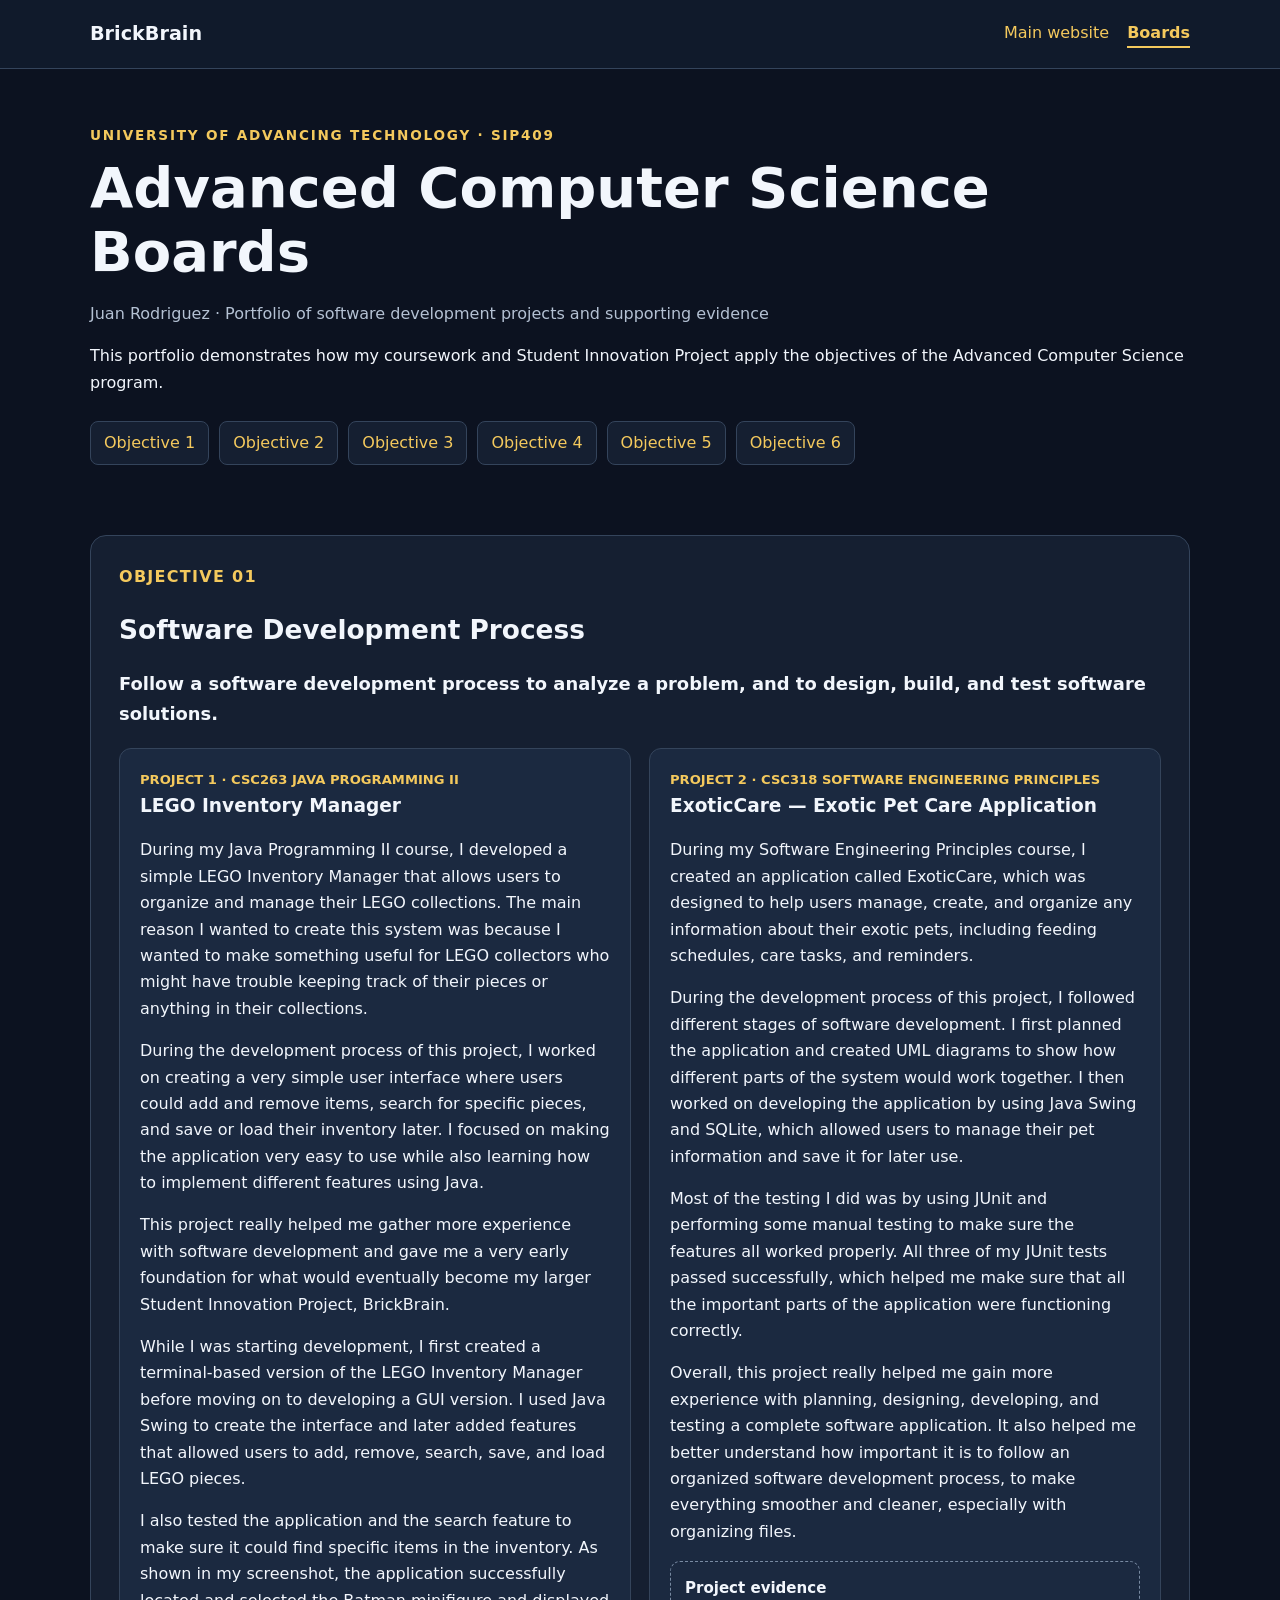
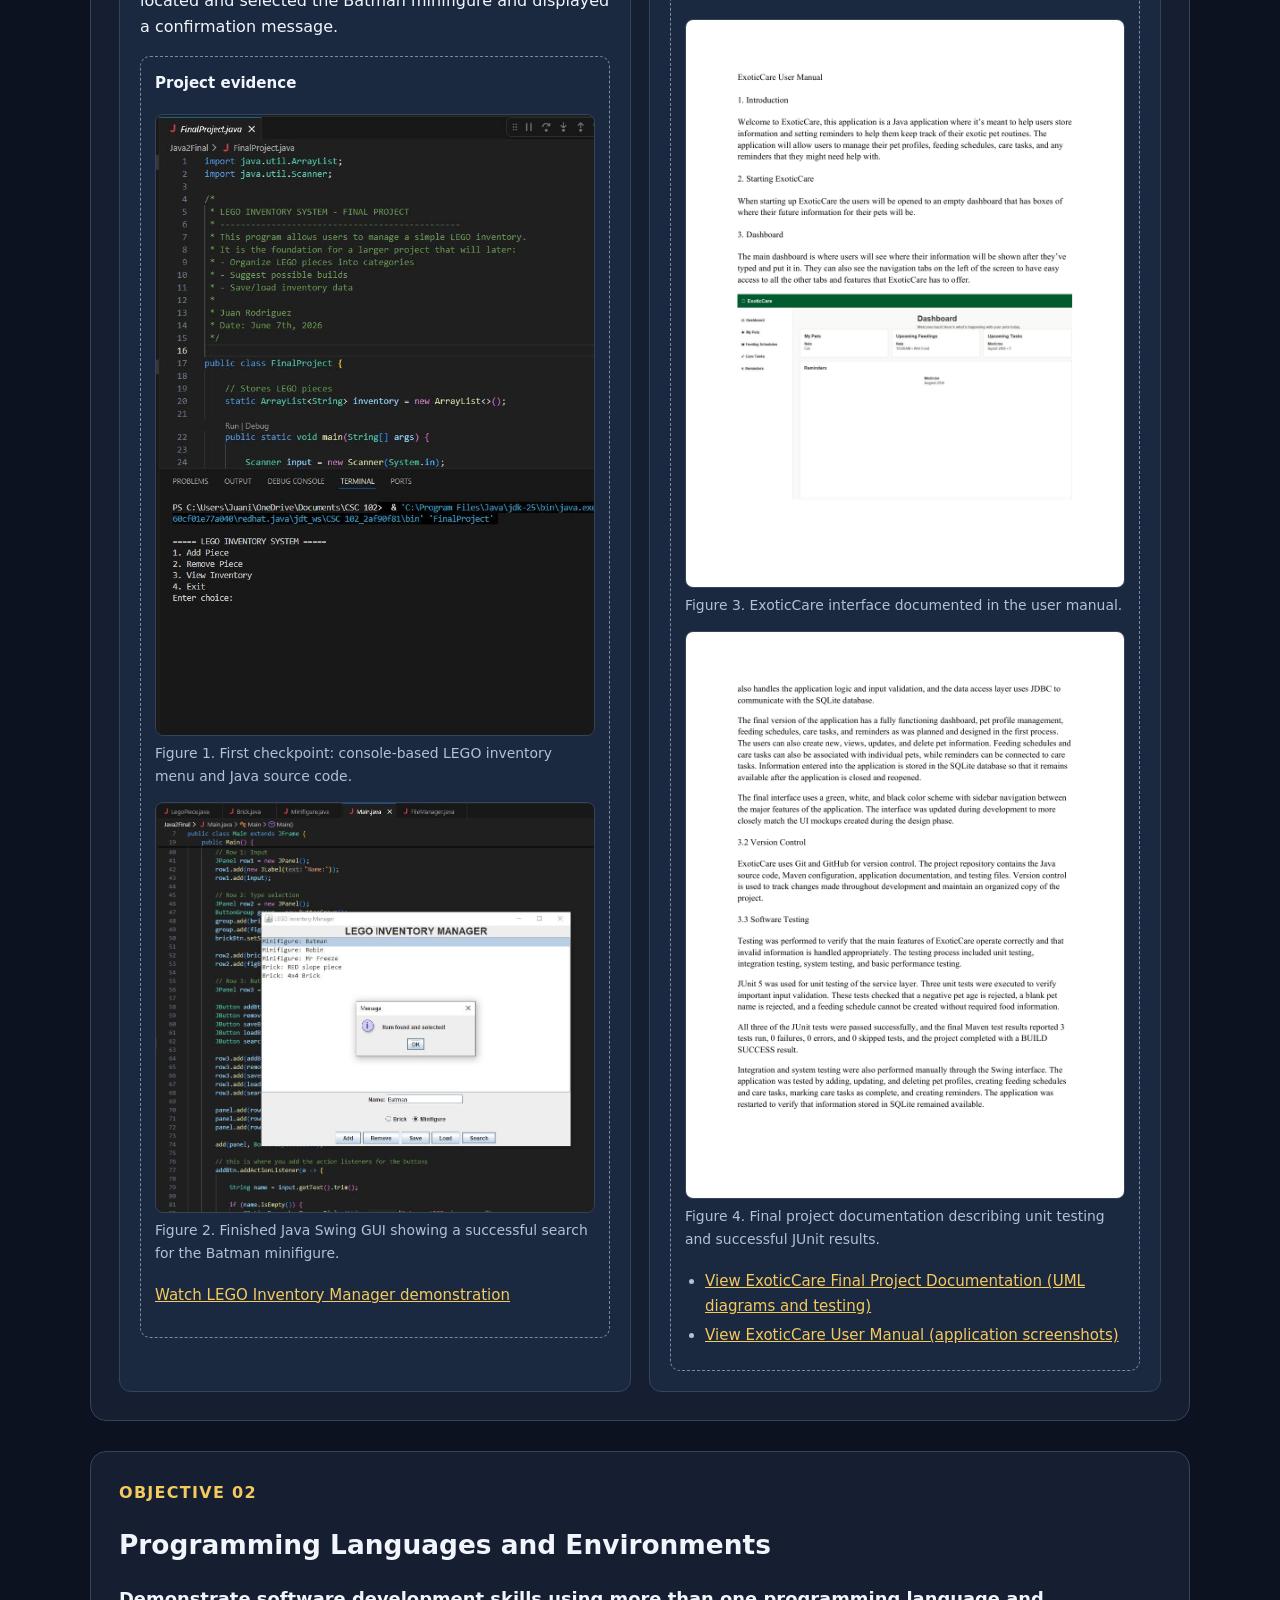
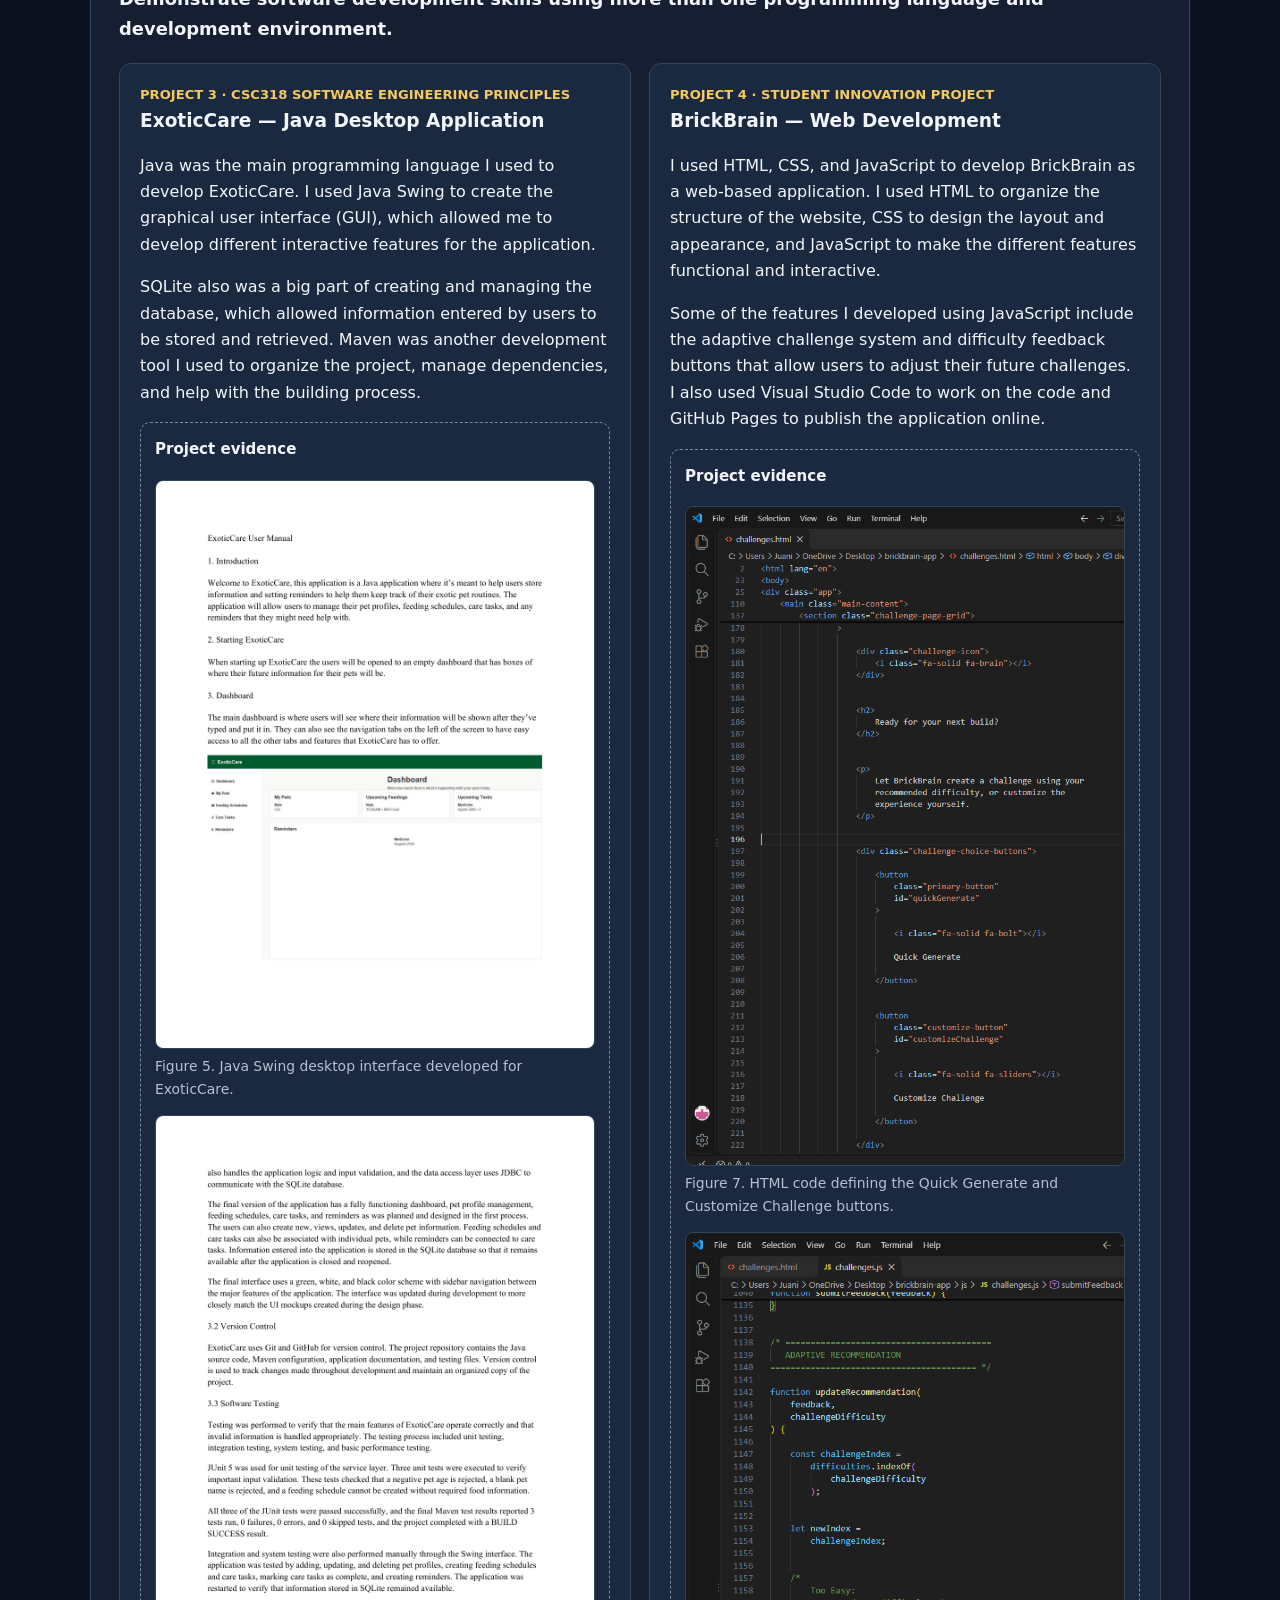
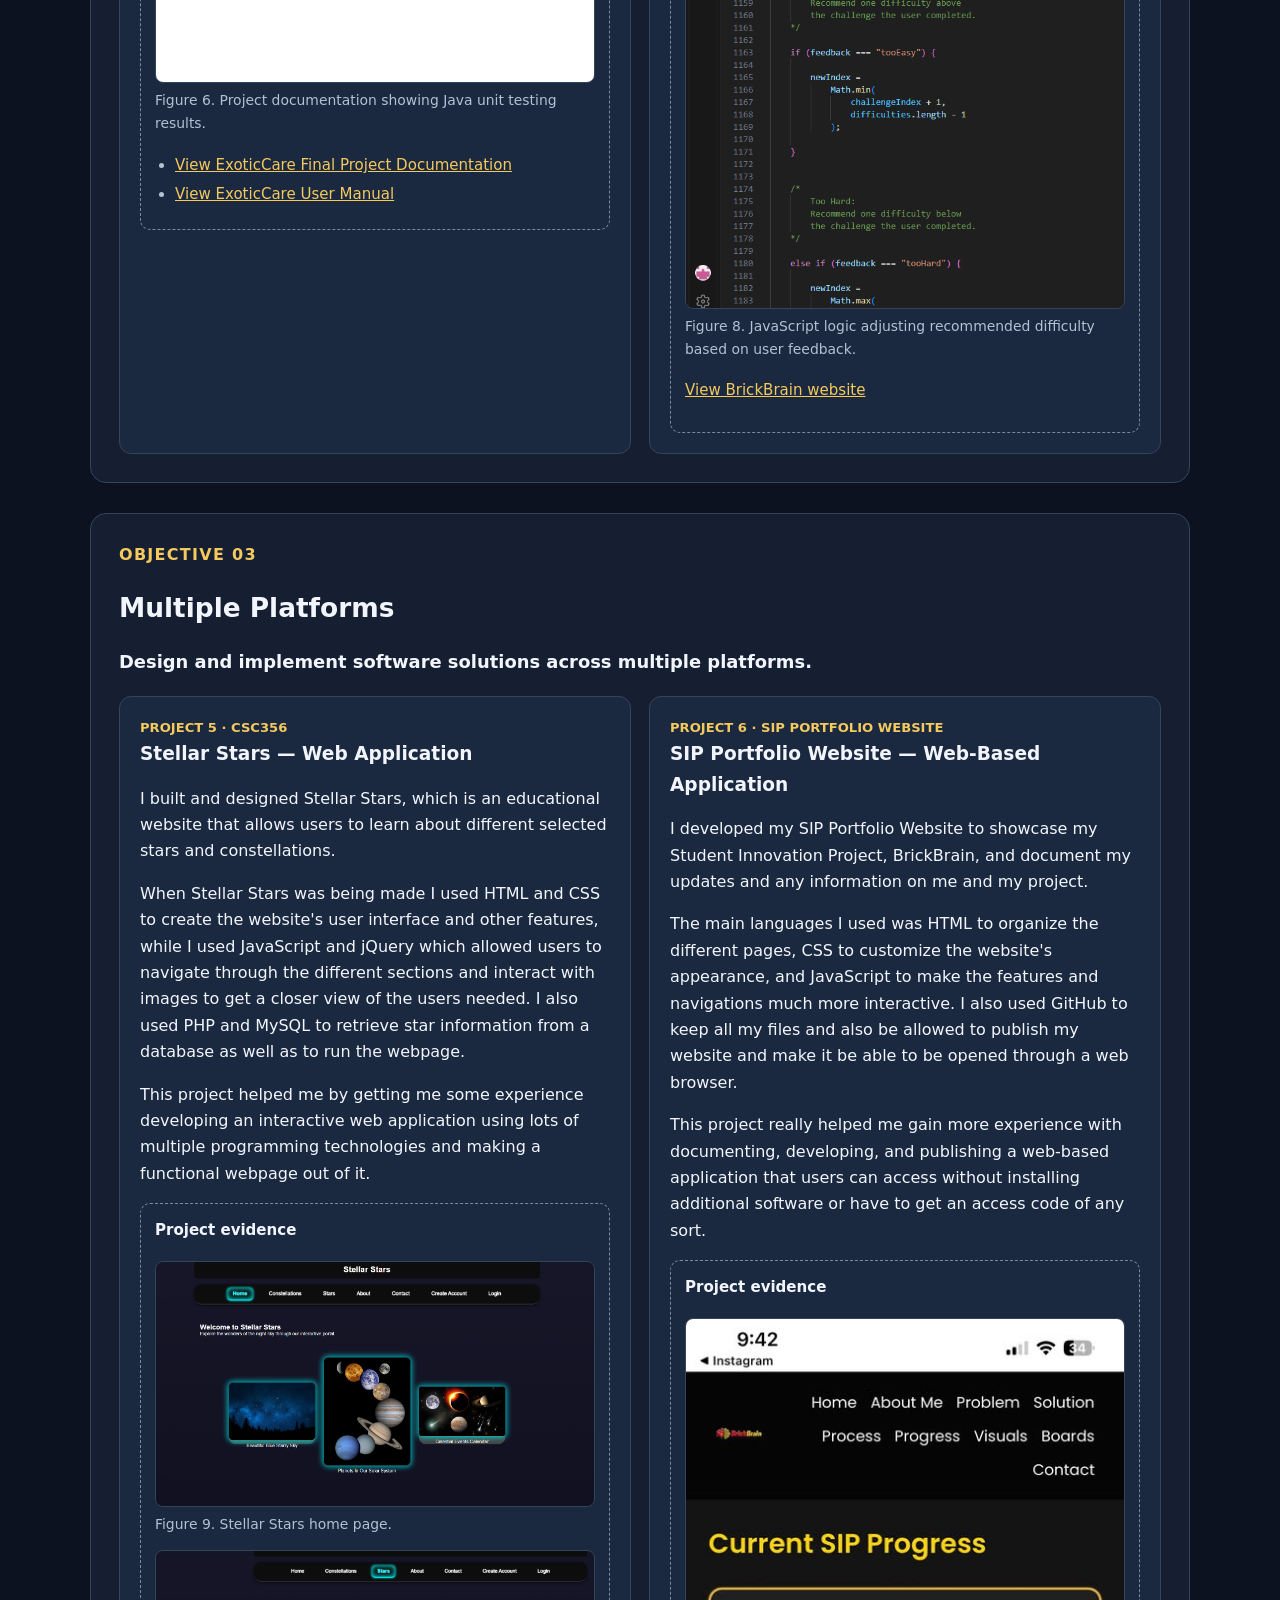
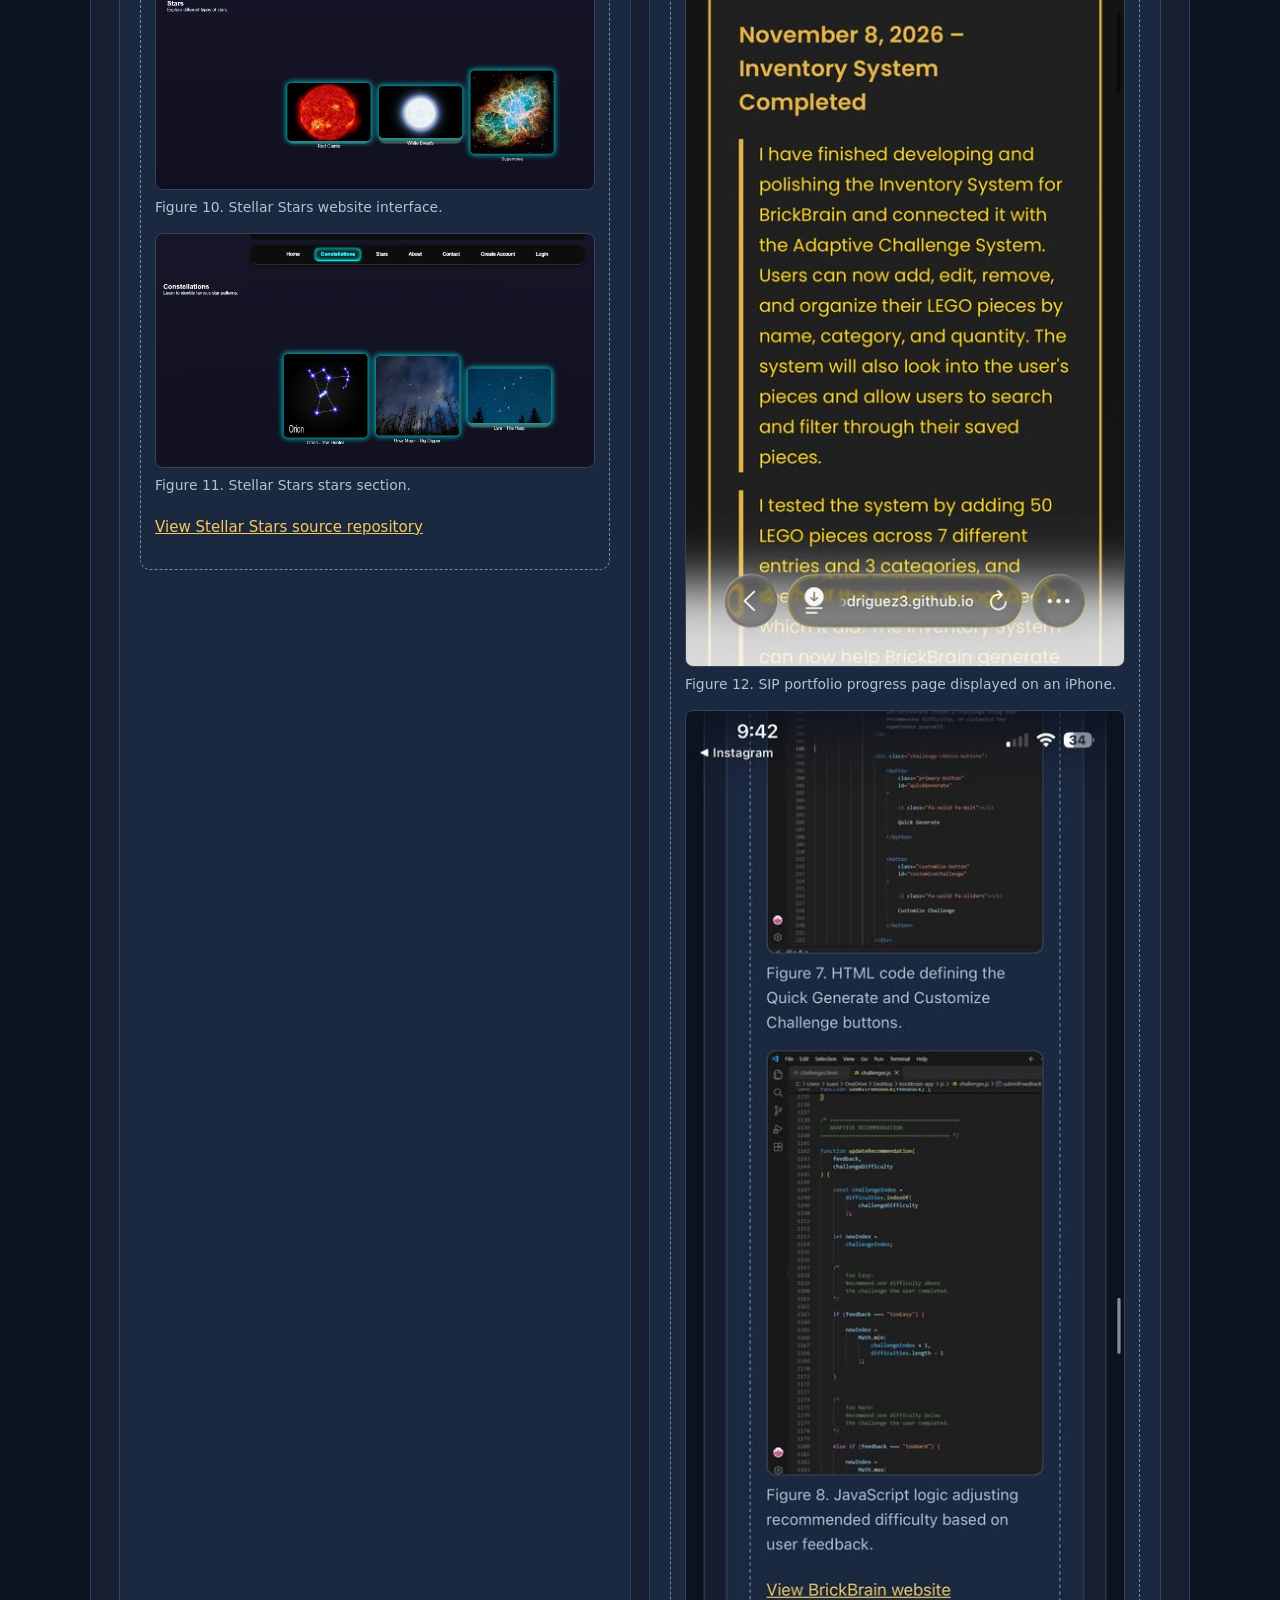
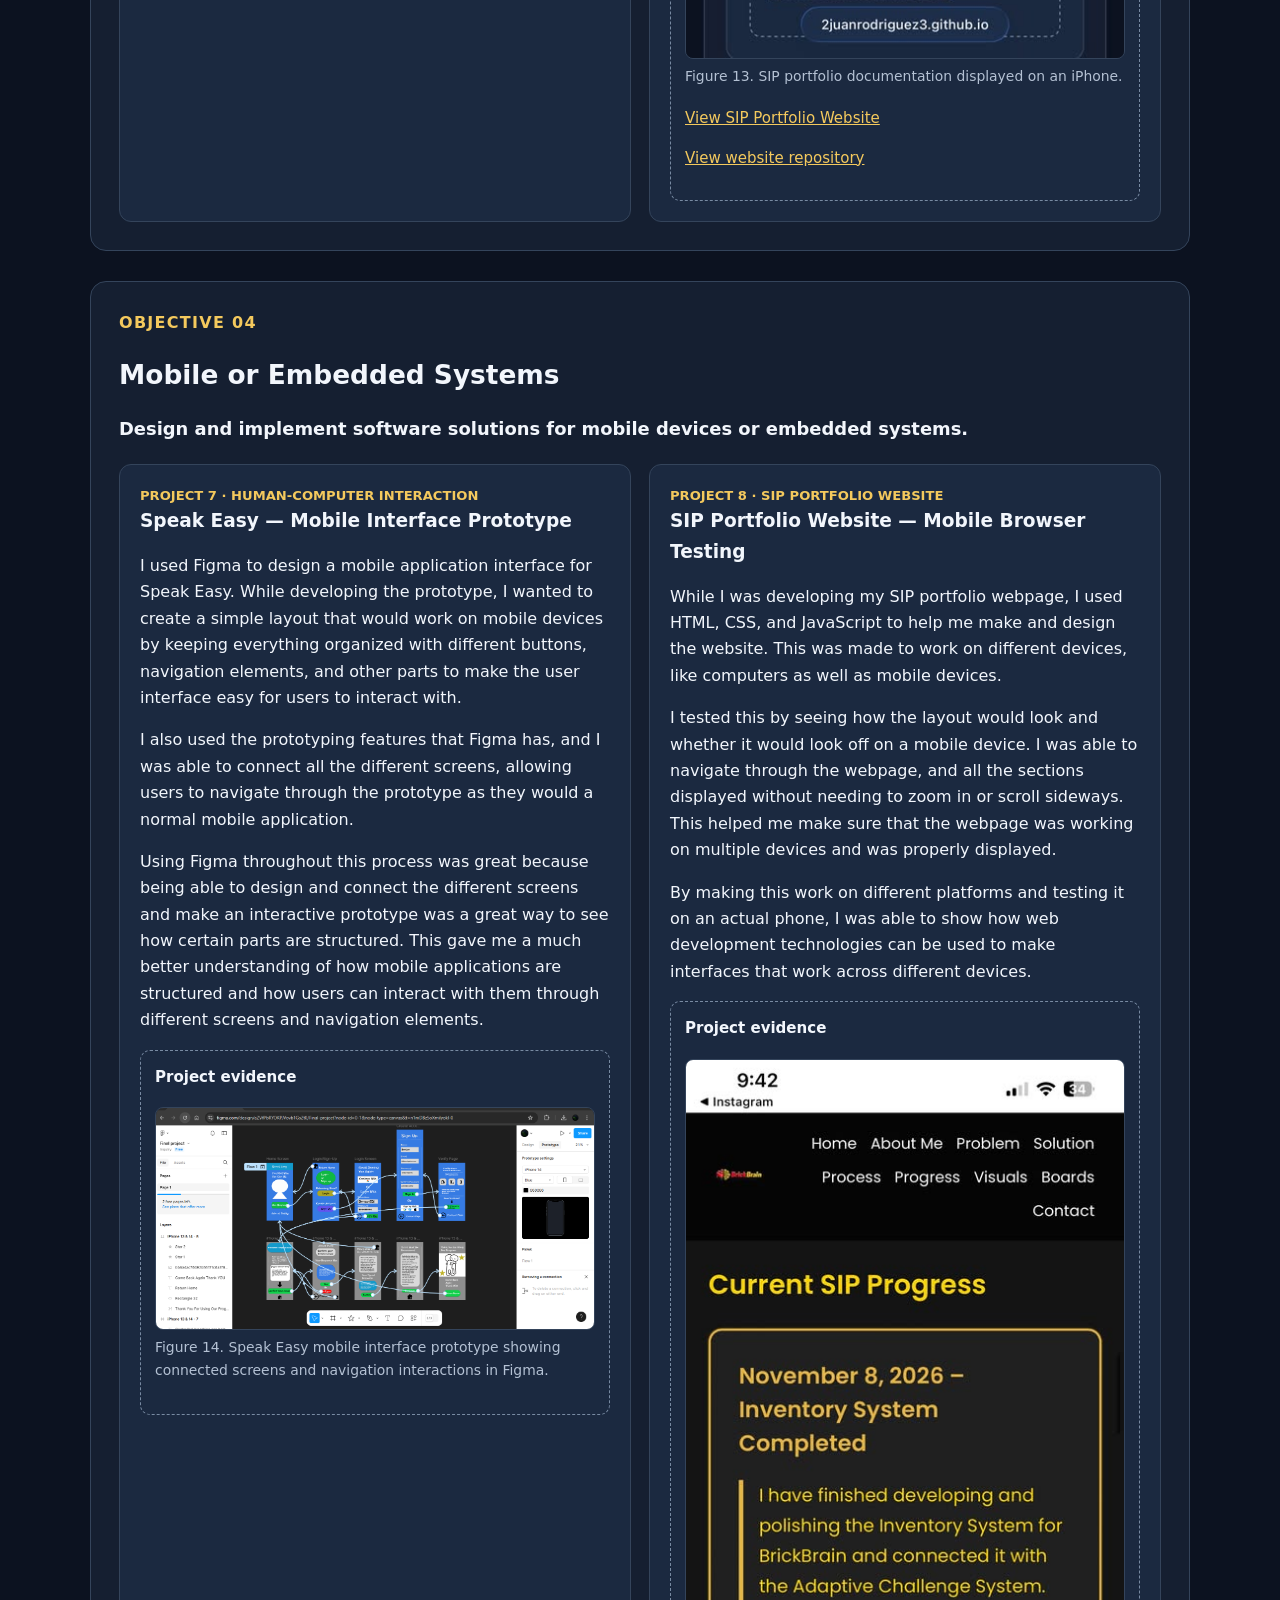
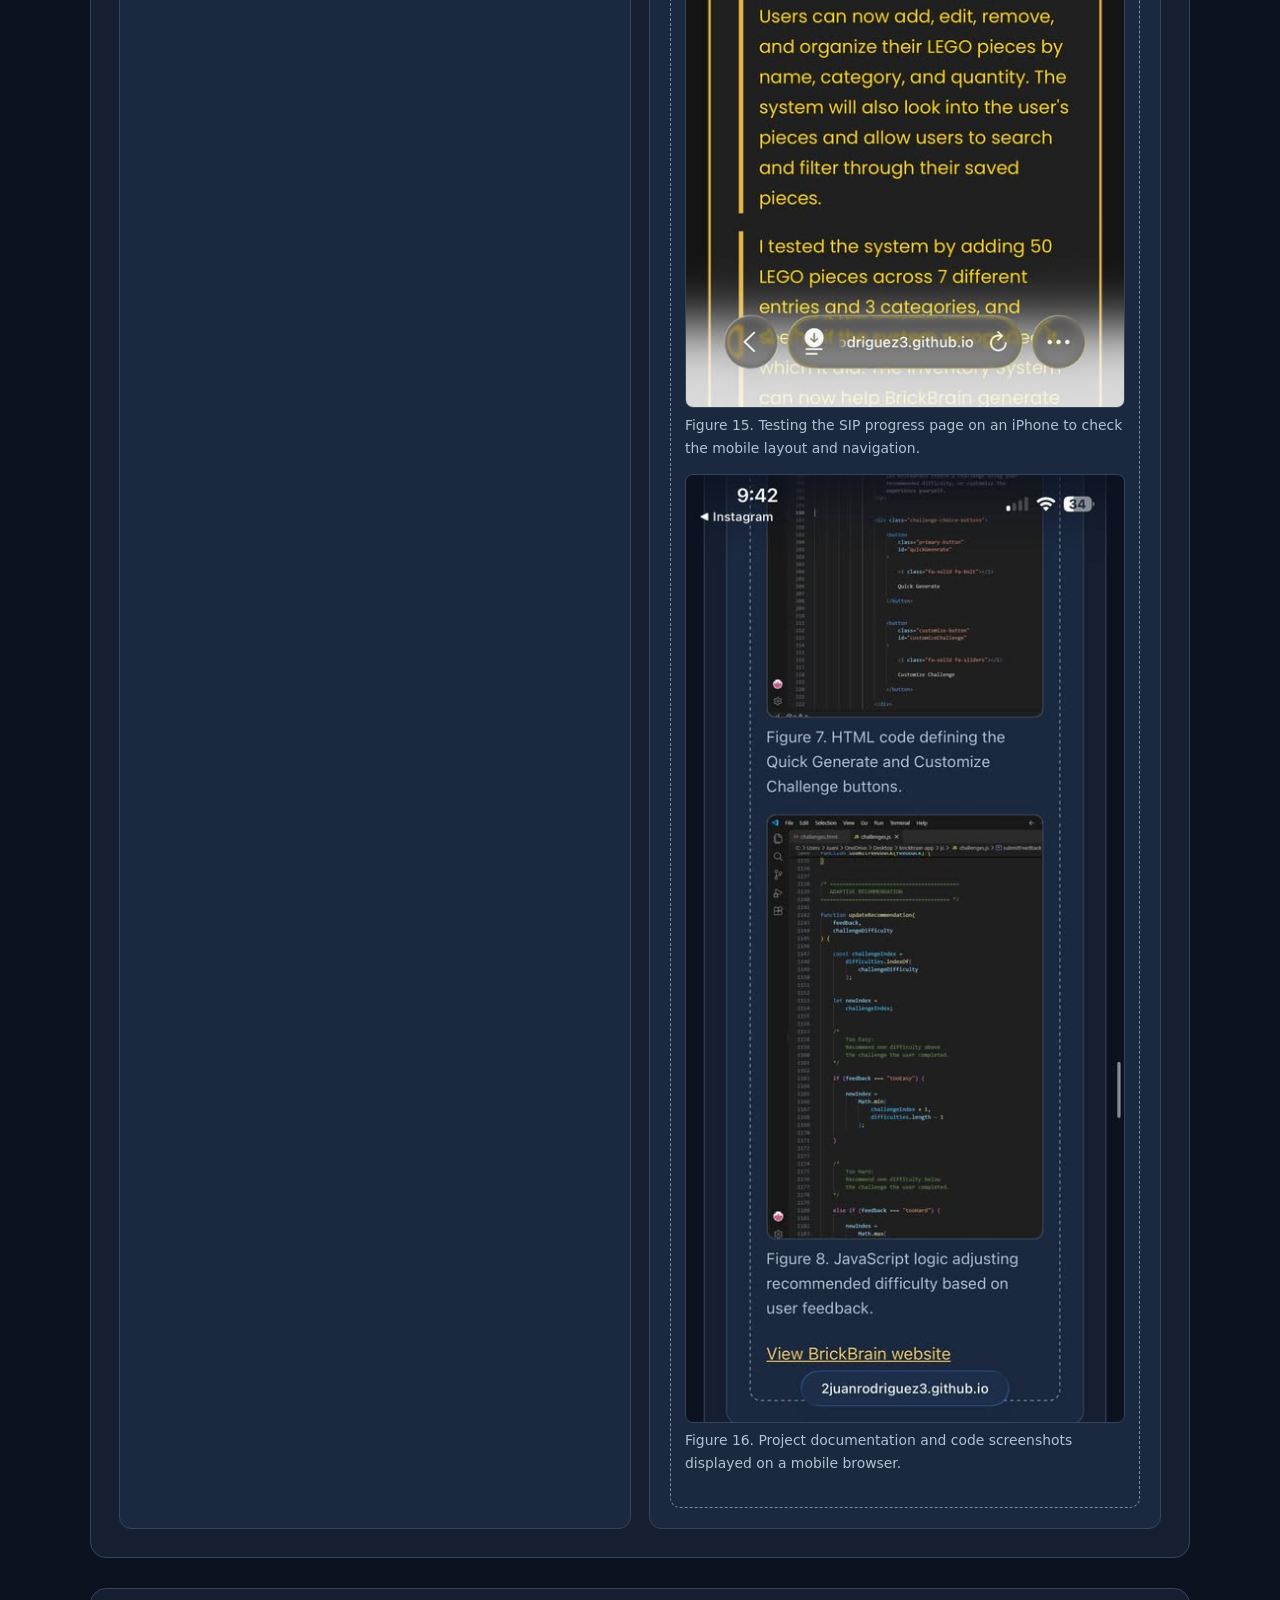
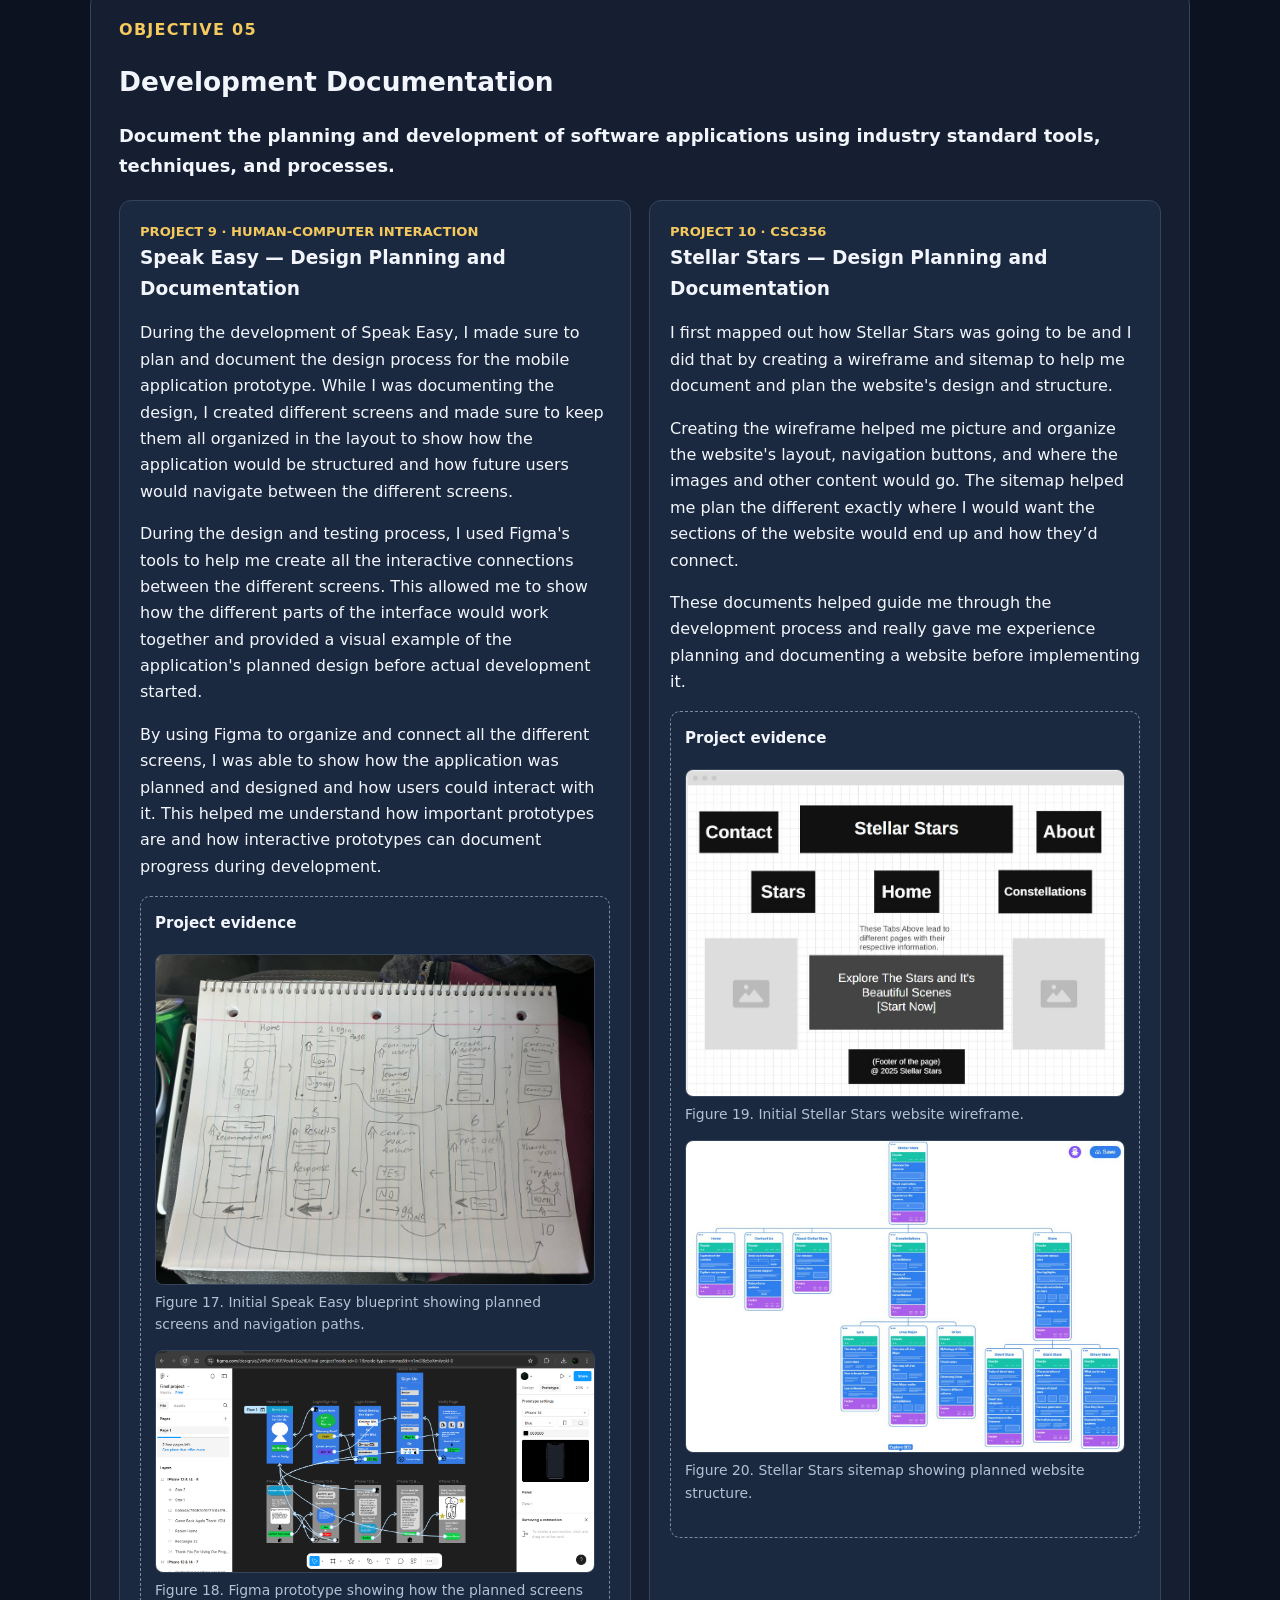
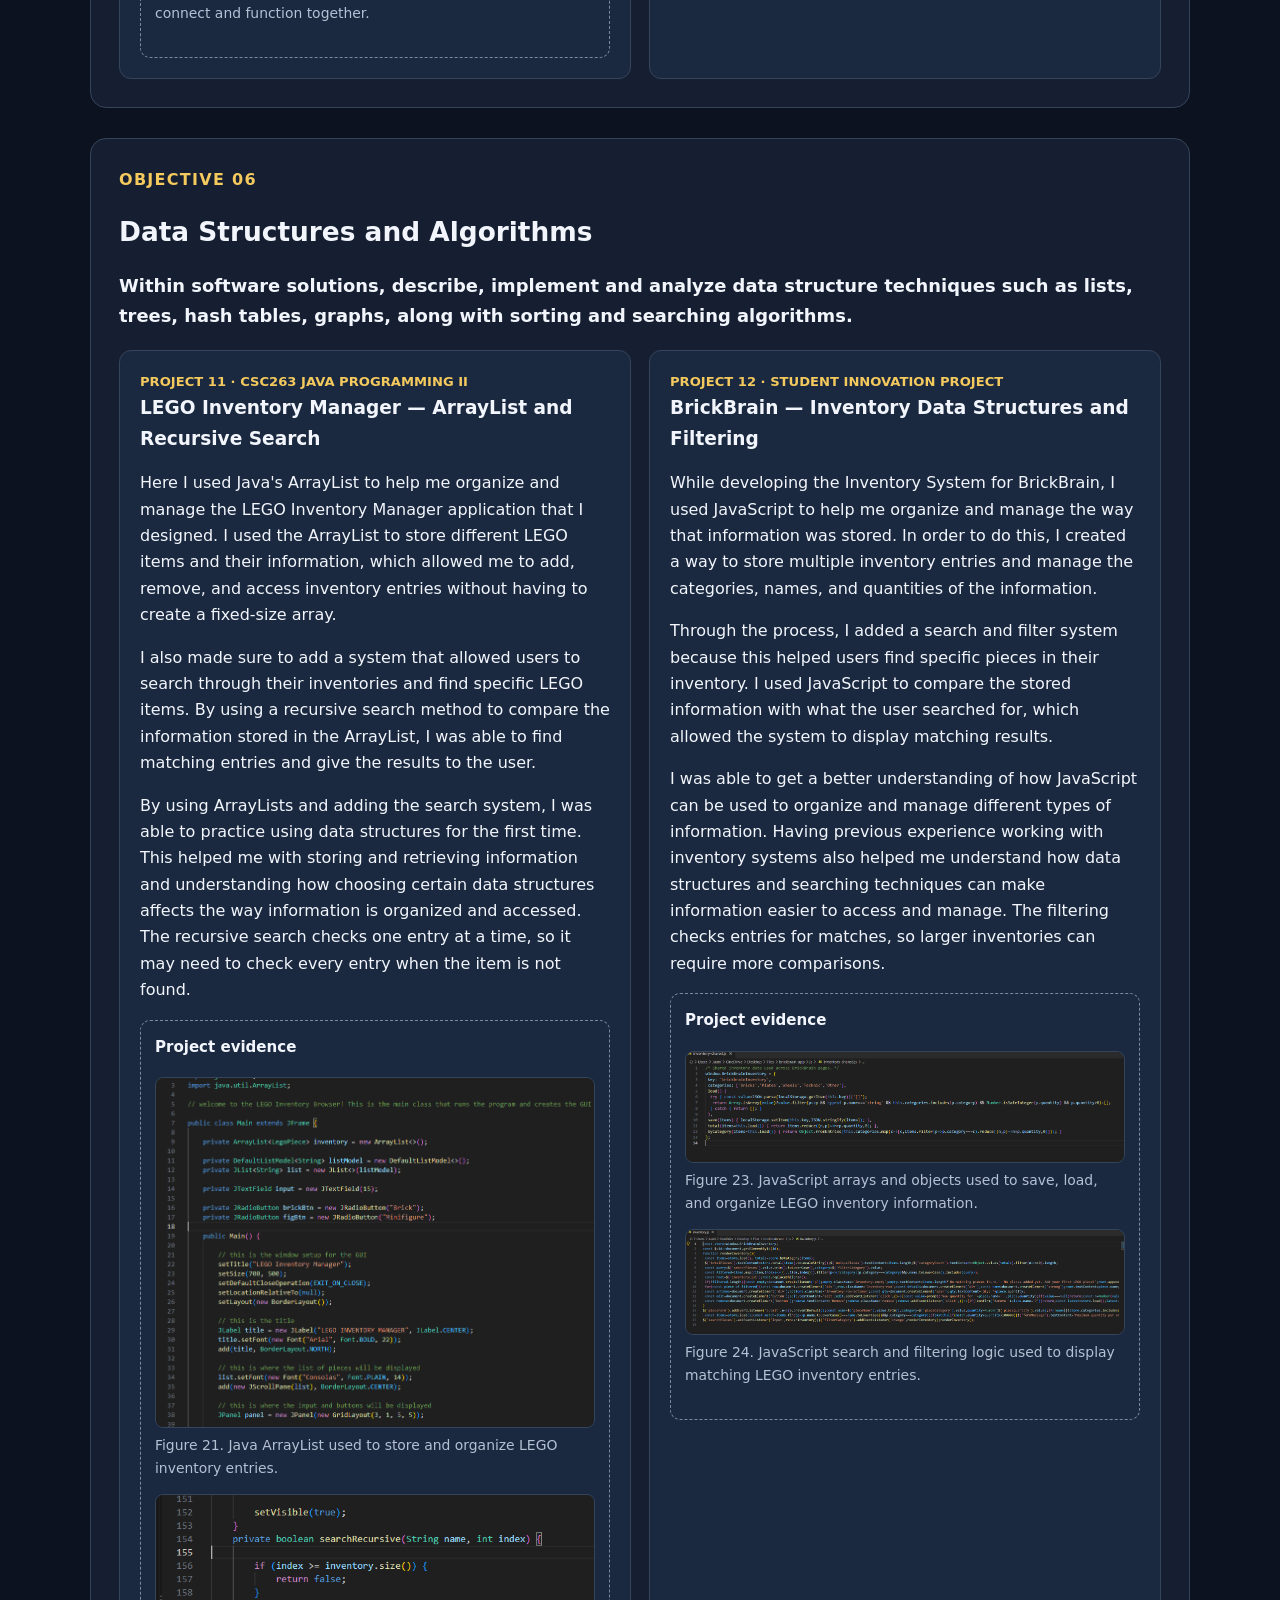
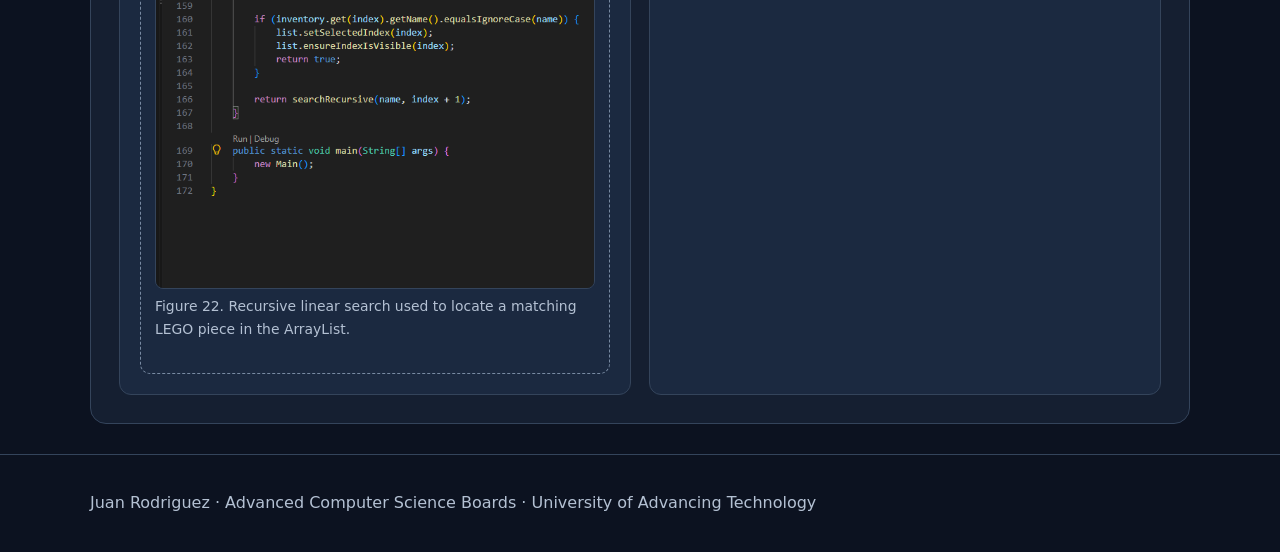
<file: boards.html>
<!doctype html>
<html lang="en">
<head>
  <meta charset="utf-8">
  <meta name="viewport" content="width=device-width, initial-scale=1">
  <meta name="description" content="Advanced Computer Science Boards portfolio by Juan Rodriguez">
  <title>Advanced Computer Science Boards | Juan Rodriguez</title>
  <style>
    :root { color-scheme: dark; --bg:#0c1220; --panel:#151f31; --panel2:#1b2940; --text:#f2f6fc; --muted:#b4c1d3; --accent:#f4c95d; --line:#34445b; }
    * {box-sizing:border-box} html {scroll-behavior:smooth} body {margin:0;background:var(--bg);color:var(--text);font:16px/1.65 system-ui,-apple-system,Segoe UI,sans-serif} a{color:var(--accent)} a:focus-visible{outline:3px solid var(--accent);outline-offset:3px} .wrap{width:min(1100px,92%);margin:auto} header{border-bottom:1px solid var(--line);background:#101a2b} .nav{display:flex;justify-content:space-between;align-items:center;gap:20px;flex-wrap:wrap;padding:18px 0}.brand{font-weight:800;font-size:1.2rem;color:var(--text);text-decoration:none}.navlinks{display:flex;gap:18px;flex-wrap:wrap}.navlinks a{text-decoration:none}.navlinks a[aria-current="page"]{font-weight:700;border-bottom:2px solid var(--accent)} .hero{padding:55px 0 30px}.eyebrow{color:var(--accent);text-transform:uppercase;letter-spacing:.13em;font-weight:700;font-size:.85rem}h1{font-size:clamp(2rem,5vw,3.5rem);line-height:1.15;margin:10px 0}h2{font-size:1.65rem;line-height:1.3}h3{font-size:1.16rem;margin:0 0 8px}.muted{color:var(--muted)}.jump{display:flex;flex-wrap:wrap;gap:10px;margin:25px 0 10px}.jump a{border:1px solid var(--line);border-radius:8px;padding:8px 13px;text-decoration:none;background:var(--panel)}section.objective{margin:30px 0;padding:28px;border:1px solid var(--line);border-radius:16px;background:var(--panel)}.number{color:var(--accent);font-weight:800;letter-spacing:.08em}.statement{font-size:1.12rem;font-weight:600}.projects{display:grid;grid-template-columns:repeat(auto-fit,minmax(min(100%,320px),1fr));gap:18px;margin-top:20px}.project{background:var(--panel2);border:1px solid var(--line);border-radius:12px;padding:20px}.evidence{border:1px dashed #788aa2;border-radius:10px;padding:14px;margin-top:16px;color:var(--muted);font-size:.94rem}.evidence strong{color:var(--text)}.proof-gallery{display:grid;grid-template-columns:1fr;gap:14px;margin:18px 0}.proof-gallery figure{margin:0}.proof-gallery img{display:block;width:100%;height:auto;border:1px solid var(--line);border-radius:8px;background:#fff}.proof-gallery figcaption{font-size:.87rem;color:var(--muted);margin-top:6px}.evidence-links{padding-left:20px;margin:8px 0}.evidence-links li{margin:4px 0}.placeholder{padding:15px;border-left:3px solid var(--accent);background:var(--panel2);border-radius:6px}.tag{font-size:.82rem;color:var(--accent);font-weight:700;text-transform:uppercase}footer{padding:35px 0;color:var(--muted);border-top:1px solid var(--line)}@media(max-width:600px){section.objective{padding:19px}}
  
    .proof-gallery img { cursor: zoom-in; }
    .lightbox-trigger { display:block; width:100%; padding:0; border:0; background:transparent; border-radius:8px; cursor:zoom-in; }
    .lightbox-trigger:focus-visible { outline:3px solid var(--accent); outline-offset:4px; }
    #image-lightbox { position:fixed; inset:0; width:100%; height:100%; max-width:none; max-height:none; margin:0; padding:52px 16px 20px; border:0; background:rgba(5,9,16,.96); color:#fff; }
    #image-lightbox[open] { display:flex; flex-direction:column; align-items:center; justify-content:center; gap:12px; }
    #image-lightbox img { max-width:100%; max-height:calc(100dvh - 125px); object-fit:contain; cursor:default; }
    #lightbox-caption { text-align:center; margin:0; }
    #lightbox-close { position:absolute; top:12px; right:16px; background:var(--panel2); color:white; border:1px solid var(--line); border-radius:8px; padding:8px 16px; font:inherit; cursor:pointer; }
</style>
</head>
<body>
<header><nav class="wrap nav" aria-label="Main navigation"><a class="brand" href="index.html">BrickBrain</a><div class="navlinks"><a href="index.html">Main website</a><a href="boards.html" aria-current="page">Boards</a></div></nav></header>
<main class="wrap">
 <div class="hero"><div class="eyebrow">University of Advancing Technology · SIP409</div><h1>Advanced Computer Science Boards</h1><p class="muted">Juan Rodriguez · Portfolio of software development projects and supporting evidence</p><p>This portfolio demonstrates how my coursework and Student Innovation Project apply the objectives of the Advanced Computer Science program.</p><nav class="jump" aria-label="Jump to objective"><a href="#objective-1">Objective 1</a><a href="#objective-2">Objective 2</a><a href="#objective-3">Objective 3</a><a href="#objective-4">Objective 4</a><a href="#objective-5">Objective 5</a><a href="#objective-6">Objective 6</a></nav></div>
 <section class="objective" id="objective-1"><div class="number">OBJECTIVE 01</div><h2>Software Development Process</h2><p class="statement">Follow a software development process to analyze a problem, and to design, build, and test software solutions.</p><div class="projects">
 <article class="project"><div class="tag">Project 1 · CSC263 Java Programming II</div><h3>LEGO Inventory Manager</h3>
 <p>During my Java Programming II course, I developed a simple LEGO Inventory Manager that allows users to organize and manage their LEGO collections. The main reason I wanted to create this system was because I wanted to make something useful for LEGO collectors who might have trouble keeping track of their pieces or anything in their collections.</p>
 <p>During the development process of this project, I worked on creating a very simple user interface where users could add and remove items, search for specific pieces, and save or load their inventory later. I focused on making the application very easy to use while also learning how to implement different features using Java.</p>
 <p>This project really helped me gather more experience with software development and gave me a very early foundation for what would eventually become my larger Student Innovation Project, BrickBrain.</p>
 <p>While I was starting development, I first created a terminal-based version of the LEGO Inventory Manager before moving on to developing a GUI version. I used Java Swing to create the interface and later added features that allowed users to add, remove, search, save, and load LEGO pieces.</p>
 <p>I also tested the application and the search feature to make sure it could find specific items in the inventory. As shown in my screenshot, the application successfully located and selected the Batman minifigure and displayed a confirmation message.</p>
 <div class="evidence"><strong>Project evidence</strong>
 <div class="proof-gallery"><figure><img src="lego-terminal.jpg" alt="Java source code and the first console-based LEGO inventory menu running in the VS Code terminal" loading="lazy"><figcaption>Figure 1. First checkpoint: console-based LEGO inventory menu and Java source code.</figcaption></figure>
 <figure><img src="lego-gui.jpg" alt="Completed LEGO Inventory Manager GUI with Batman selected and a successful search confirmation popup" loading="lazy"><figcaption>Figure 2. Finished Java Swing GUI showing a successful search for the Batman minifigure.</figcaption></figure></div>
 <p><a href="https://www.youtube.com/watch?v=7i8TA6kertE" target="_blank" rel="noopener noreferrer">Watch LEGO Inventory Manager demonstration</a></p></div></article>
 <article class="project"><div class="tag">Project 2 · CSC318 Software Engineering Principles</div><h3>ExoticCare — Exotic Pet Care Application</h3>
 <p>During my Software Engineering Principles course, I created an application called ExoticCare, which was designed to help users manage, create, and organize any information about their exotic pets, including feeding schedules, care tasks, and reminders.</p>
 <p>During the development process of this project, I followed different stages of software development. I first planned the application and created UML diagrams to show how different parts of the system would work together. I then worked on developing the application by using Java Swing and SQLite, which allowed users to manage their pet information and save it for later use.</p>
 <p>Most of the testing I did was by using JUnit and performing some manual testing to make sure the features all worked properly. All three of my JUnit tests passed successfully, which helped me make sure that all the important parts of the application were functioning correctly.</p>
 <p>Overall, this project really helped me gain more experience with planning, designing, developing, and testing a complete software application. It also helped me better understand how important it is to follow an organized software development process, to make everything smoother and cleaner, especially with organizing files.</p>
 <div class="evidence"><strong>Project evidence</strong><div class="proof-gallery"><figure><img src="exoticcare-dashboard.png" alt="Page from ExoticCare user manual showing the application interface" loading="lazy"><figcaption>Figure 3. ExoticCare interface documented in the user manual.</figcaption></figure><figure><img src="exoticcare-testing.png" alt="ExoticCare final report page explaining JUnit tests and testing outcomes" loading="lazy"><figcaption>Figure 4. Final project documentation describing unit testing and successful JUnit results.</figcaption></figure></div><ul class="evidence-links"><li><a href="ExoticCare-Final-Report.pdf" target="_blank" rel="noopener noreferrer">View ExoticCare Final Project Documentation (UML diagrams and testing)</a></li><li><a href="ExoticCare-User-Manual.pdf" target="_blank" rel="noopener noreferrer">View ExoticCare User Manual (application screenshots)</a></li></ul></div></article>
 </div></section>
 <section class="objective" id="objective-2"><div class="number">OBJECTIVE 02</div><h2>Programming Languages and Environments</h2><p class="statement">Demonstrate software development skills using more than one programming language and development environment.</p>
<div class="projects">
<article class="project"><div class="tag">Project 3 · CSC318 Software Engineering Principles</div><h3>ExoticCare — Java Desktop Application</h3>
<p>Java was the main programming language I used to develop ExoticCare. I used Java Swing to create the graphical user interface (GUI), which allowed me to develop different interactive features for the application.</p>
<p>SQLite also was a big part of creating and managing the database, which allowed information entered by users to be stored and retrieved. Maven was another development tool I used to organize the project, manage dependencies, and help with the building process.</p>
<div class="evidence"><strong>Project evidence</strong><div class="proof-gallery">
<figure><img src="exoticcare-dashboard.png" alt="ExoticCare Java Swing application interface" loading="lazy"><figcaption>Figure 5. Java Swing desktop interface developed for ExoticCare.</figcaption></figure>
<figure><img src="exoticcare-testing.png" alt="ExoticCare final project testing evidence" loading="lazy"><figcaption>Figure 6. Project documentation showing Java unit testing results.</figcaption></figure>
</div><ul class="evidence-links"><li><a href="ExoticCare-Final-Report.pdf" target="_blank" rel="noopener noreferrer">View ExoticCare Final Project Documentation</a></li><li><a href="ExoticCare-User-Manual.pdf" target="_blank" rel="noopener noreferrer">View ExoticCare User Manual</a></li></ul></div></article>
<article class="project"><div class="tag">Project 4 · Student Innovation Project</div><h3>BrickBrain — Web Development</h3>
<p>I used HTML, CSS, and JavaScript to develop BrickBrain as a web-based application. I used HTML to organize the structure of the website, CSS to design the layout and appearance, and JavaScript to make the different features functional and interactive.</p>
<p>Some of the features I developed using JavaScript include the adaptive challenge system and difficulty feedback buttons that allow users to adjust their future challenges. I also used Visual Studio Code to work on the code and GitHub Pages to publish the application online.</p>
<div class="evidence"><strong>Project evidence</strong><div class="proof-gallery">
<figure><img src="1Button.png" alt="HTML code for BrickBrain Quick Generate and Customize Challenge buttons" loading="lazy"><figcaption>Figure 7. HTML code defining the Quick Generate and Customize Challenge buttons.</figcaption></figure>
<figure><img src="1REC(1).png" alt="JavaScript updateRecommendation function showing difficulty adjustment based on feedback" loading="lazy"><figcaption>Figure 8. JavaScript logic adjusting recommended difficulty based on user feedback.</figcaption></figure>
</div><p><a href="https://2juanrodriguez3.github.io/BrickBrain/" target="_blank" rel="noopener noreferrer">View BrickBrain website</a></p></div></article>
</div></section>
 <section class="objective" id="objective-3"><div class="number">OBJECTIVE 03</div><h2>Multiple Platforms</h2><p class="statement">Design and implement software solutions across multiple platforms.</p>
<div class="projects">
<article class="project"><div class="tag">Project 5 · CSC356</div><h3>Stellar Stars — Web Application</h3>
<p>I built and designed Stellar Stars, which is an educational website that allows users to learn about different selected stars and constellations.</p>
<p>When Stellar Stars was being made I used HTML and CSS to create the website's user interface and other features, while I used JavaScript and jQuery which allowed users to navigate through the different sections and interact with images to get a closer view of the users needed. I also used PHP and MySQL to retrieve star information from a database as well as to run the webpage.</p>
<p>This project helped me by getting me some experience developing an interactive web application using lots of multiple programming technologies and making a functional webpage out of it.</p>
<div class="evidence"><strong>Project evidence</strong><div class="proof-gallery"><figure><img src="Stellar.png" alt="Stellar Stars home page." loading="lazy"><figcaption>Figure 9. Stellar Stars home page.</figcaption></figure>
<figure><img src="SS.png" alt="Stellar Stars website interface." loading="lazy"><figcaption>Figure 10. Stellar Stars website interface.</figcaption></figure>
<figure><img src="Stars.png" alt="Stellar Stars stars section." loading="lazy"><figcaption>Figure 11. Stellar Stars stars section.</figcaption></figure>
</div><p><a href="https://github.com/2JuanRodriguez3/CSC-356" target="_blank" rel="noopener noreferrer">View Stellar Stars source repository</a></p></div></article>
<article class="project"><div class="tag">Project 6 · SIP Portfolio Website</div><h3>SIP Portfolio Website — Web-Based Application</h3>
<p>I developed my SIP Portfolio Website to showcase my Student Innovation Project, BrickBrain, and document my updates and any information on me and my project.</p>
<p>The main languages I used was  HTML to organize the different pages, CSS to customize the website's appearance, and JavaScript to make the features and navigations much more interactive. I also used GitHub to keep all my files and also be allowed to publish my website and make it be able to be opened through a web browser.</p>
<p>This project really helped me gain more experience with documenting, developing, and publishing a web-based application that users can access without installing additional software or have to get an access code of any sort.</p>
<div class="evidence"><strong>Project evidence</strong><div class="proof-gallery"><figure><img src="Test2.jpg" alt="SIP portfolio progress page displayed on an iPhone." loading="lazy"><figcaption>Figure 12. SIP portfolio progress page displayed on an iPhone.</figcaption></figure>
<figure><img src="Test1.jpg" alt="SIP portfolio documentation displayed on an iPhone." loading="lazy"><figcaption>Figure 13. SIP portfolio documentation displayed on an iPhone.</figcaption></figure>
</div><p><a href="index.html" target="_blank" rel="noopener noreferrer">View SIP Portfolio Website</a></p><p><a href="https://github.com/2JuanRodriguez3/BrickBrain" target="_blank" rel="noopener noreferrer">View website repository</a></p></div></article></div></section>
 <section class="objective" id="objective-4"><div class="number">OBJECTIVE 04</div><h2>Mobile or Embedded Systems</h2><p class="statement">Design and implement software solutions for mobile devices or embedded systems.</p><div class="projects">
<article class="project"><div class="tag">Project 7 · Human-Computer Interaction</div><h3>Speak Easy — Mobile Interface Prototype</h3>
<p>I used Figma to design a mobile application interface for Speak Easy. While developing the prototype, I wanted to create a simple layout that would work on mobile devices by keeping everything organized with different buttons, navigation elements, and other parts to make the user interface easy for users to interact with.</p>
<p>I also used the prototyping features that Figma has, and I was able to connect all the different screens, allowing users to navigate through the prototype as they would a normal mobile application.</p>
<p>Using Figma throughout this process was great because being able to design and connect the different screens and make an interactive prototype was a great way to see how certain parts are structured. This gave me a much better understanding of how mobile applications are structured and how users can interact with them through different screens and navigation elements.</p>
<div class="evidence"><strong>Project evidence</strong><div class="proof-gallery"><figure><img src="Prototype.png" alt="Figma Speak Easy mobile screens with interactive prototype connections" loading="lazy"><figcaption>Figure 14. Speak Easy mobile interface prototype showing connected screens and navigation interactions in Figma.</figcaption></figure></div></div></article>
<article class="project"><div class="tag">Project 8 · SIP Portfolio Website</div><h3>SIP Portfolio Website — Mobile Browser Testing</h3>
<p>While I was developing my SIP portfolio webpage, I used HTML, CSS, and JavaScript to help me make and design the website. This was made to work on different devices, like computers as well as mobile devices.</p>
<p>I tested this by seeing how the layout would look and whether it would look off on a mobile device. I was able to navigate through the webpage, and all the sections displayed without needing to zoom in or scroll sideways. This helped me make sure that the webpage was working on multiple devices and was properly displayed.</p>
<p>By making this work on different platforms and testing it on an actual phone, I was able to show how web development technologies can be used to make interfaces that work across different devices.</p>
<div class="evidence"><strong>Project evidence</strong><div class="proof-gallery"><figure><img src="Test2.jpg" alt="SIP portfolio progress page displayed on an iPhone" loading="lazy"><figcaption>Figure 15. Testing the SIP progress page on an iPhone to check the mobile layout and navigation.</figcaption></figure><figure><img src="Test1.jpg" alt="SIP portfolio code documentation displayed on an iPhone" loading="lazy"><figcaption>Figure 16. Project documentation and code screenshots displayed on a mobile browser.</figcaption></figure></div></div></article>
</div></section>
 <section class="objective" id="objective-5"><div class="number">OBJECTIVE 05</div><h2>Development Documentation</h2><p class="statement">Document the planning and development of software applications using industry standard tools, techniques, and processes.</p><div class="projects">
<article class="project"><div class="tag">Project 9 · Human-Computer Interaction</div><h3>Speak Easy — Design Planning and Documentation</h3>
<p>During the development of Speak Easy, I made sure to plan and document the design process for the mobile application prototype. While I was documenting the design, I created different screens and made sure to keep them all organized in the layout to show how the application would be structured and how future users would navigate between the different screens.</p>
<p>During the design and testing process, I used Figma's tools to help me create all the interactive connections between the different screens. This allowed me to show how the different parts of the interface would work together and provided a visual example of the application's planned design before actual development started.</p>
<p>By using Figma to organize and connect all the different screens, I was able to show how the application was planned and designed and how users could interact with it. This helped me understand how important prototypes are and how interactive prototypes can document progress during development.</p>
<div class="evidence"><strong>Project evidence</strong><div class="proof-gallery"><figure><img src="BluePrint.jpg" alt="Hand-drawn Speak Easy mobile app wireframes and navigation flow" loading="lazy"><figcaption>Figure 17. Initial Speak Easy blueprint showing planned screens and navigation paths.</figcaption></figure><figure><img src="Prototype.png" alt="Figma prototype showing Speak Easy screen connections" loading="lazy"><figcaption>Figure 18. Figma prototype showing how the planned screens connect and function together.</figcaption></figure></div></div></article>
<article class="project"><div class="tag">Project 10 · CSC356</div><h3>Stellar Stars — Design Planning and Documentation</h3>
<p>I first mapped out how Stellar Stars was going to be and I did that by creating a wireframe and sitemap to help me document and plan the website's design and structure.</p>
<p>Creating the wireframe helped me picture and organize the website's layout, navigation buttons, and where the images and other content would go. The sitemap helped me plan the different exactly where I would want the sections of the website would end up and how they’d connect.</p>
<p>These documents helped guide me through the development process and really gave me experience planning and documenting a website before implementing it.</p>
<div class="evidence"><strong>Project evidence</strong><div class="proof-gallery"><figure><img src="WireFrame%201.JPG" alt="Initial Stellar Stars website wireframe." loading="lazy"><figcaption>Figure 19. Initial Stellar Stars website wireframe.</figcaption></figure>
<figure><img src="SiteMap%20Stellar%20Stars.JPG" alt="Stellar Stars sitemap showing planned website structure." loading="lazy"><figcaption>Figure 20. Stellar Stars sitemap showing planned website structure.</figcaption></figure>
</div></div></article>
</div></section>
 <section class="objective" id="objective-6"><div class="number">OBJECTIVE 06</div><h2>Data Structures and Algorithms</h2><p class="statement">Within software solutions, describe, implement and analyze data structure techniques such as lists, trees, hash tables, graphs, along with sorting and searching algorithms.</p><div class="projects">
<article class="project"><div class="tag">Project 11 · CSC263 Java Programming II</div><h3>LEGO Inventory Manager — ArrayList and Recursive Search</h3>
<p>Here I used Java's ArrayList to help me organize and manage the LEGO Inventory Manager application that I designed. I used the ArrayList to store different LEGO items and their information, which allowed me to add, remove, and access inventory entries without having to create a fixed-size array.</p>
<p>I also made sure to add a system that allowed users to search through their inventories and find specific LEGO items. By using a recursive search method to compare the information stored in the ArrayList, I was able to find matching entries and give the results to the user.</p>
<p>By using ArrayLists and adding the search system, I was able to practice using data structures for the first time. This helped me with storing and retrieving information and understanding how choosing certain data structures affects the way information is organized and accessed. The recursive search checks one entry at a time, so it may need to check every entry when the item is not found.</p>
<div class="evidence"><strong>Project evidence</strong><div class="proof-gallery"><figure><img src="1Array.png" alt="Java code declaring an ArrayList of LegoPiece objects" loading="lazy"><figcaption>Figure 21. Java ArrayList used to store and organize LEGO inventory entries.</figcaption></figure><figure><img src="2Array.png" alt="Java recursive search method checking inventory item names" loading="lazy"><figcaption>Figure 22. Recursive linear search used to locate a matching LEGO piece in the ArrayList.</figcaption></figure></div></div></article>
<article class="project"><div class="tag">Project 12 · Student Innovation Project</div><h3>BrickBrain — Inventory Data Structures and Filtering</h3>
<p>While developing the Inventory System for BrickBrain, I used JavaScript to help me organize and manage the way that information was stored. In order to do this, I created a way to store multiple inventory entries and manage the categories, names, and quantities of the information.</p>
<p>Through the process, I added a search and filter system because this helped users find specific pieces in their inventory. I used JavaScript to compare the stored information with what the user searched for, which allowed the system to display matching results.</p>
<p>I was able to get a better understanding of how JavaScript can be used to organize and manage different types of information. Having previous experience working with inventory systems also helped me understand how data structures and searching techniques can make information easier to access and manage. The filtering checks entries for matches, so larger inventories can require more comparisons.</p>
<div class="evidence"><strong>Project evidence</strong><div class="proof-gallery"><figure><img src="1Inve.png" alt="JavaScript BrickBrainInventory object with localStorage, arrays and category calculations" loading="lazy"><figcaption>Figure 23. JavaScript arrays and objects used to save, load, and organize LEGO inventory information.</figcaption></figure><figure><img src="2Inve.png" alt="JavaScript renderInventory function with search and category filtering" loading="lazy"><figcaption>Figure 24. JavaScript search and filtering logic used to display matching LEGO inventory entries.</figcaption></figure></div></div></article>
</div></section>
</main><footer><div class="wrap">Juan Rodriguez · Advanced Computer Science Boards · University of Advancing Technology</div></footer>

<dialog id="image-lightbox" aria-label="Enlarged project evidence">
  <button id="lightbox-close" type="button" autofocus>Close &times;</button>
  <img id="lightbox-image" alt="">
  <p id="lightbox-caption"></p>
</dialog>
<script>
  const lightbox = document.getElementById('image-lightbox');
  const enlarged = document.getElementById('lightbox-image');
  const caption = document.getElementById('lightbox-caption');
  let opener;
  document.querySelectorAll('.proof-gallery img').forEach(image => {
    const button = document.createElement('button');
    button.type = 'button';
    button.className = 'lightbox-trigger';
    button.setAttribute('aria-label', 'Enlarge: ' + image.alt);
    image.before(button);
    button.append(image);
    button.addEventListener('click', () => {
      opener = button;
      enlarged.src = image.currentSrc || image.src;
      enlarged.alt = image.alt;
      caption.textContent = image.closest('figure')?.querySelector('figcaption')?.textContent || image.alt;
      lightbox.showModal();
      document.body.style.overflow = 'hidden';
    });
  });
  document.getElementById('lightbox-close').addEventListener('click', () => lightbox.close());
  lightbox.addEventListener('click', event => {
    if (event.target === lightbox) lightbox.close();
  });
  lightbox.addEventListener('close', () => {
    document.body.style.overflow = '';
    opener?.focus({preventScroll:true});
  });
</script>
</body></html>
</file>
